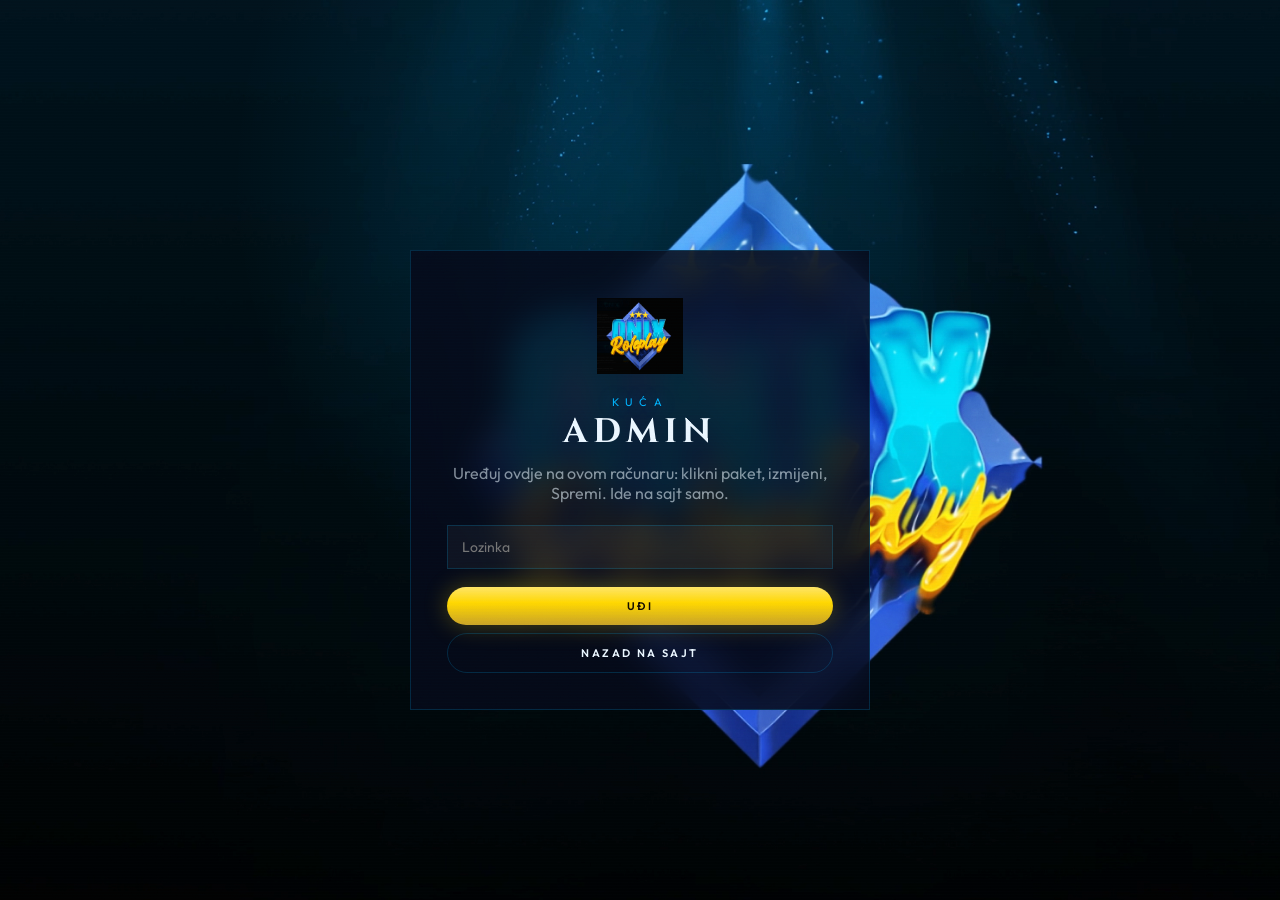
<file: admin.html>
<!doctype html>
<html lang="bs">
<head>
    <meta charset="utf-8" />
    <meta name="viewport" content="width=device-width, initial-scale=1" />
    <title>Admin — ONIX ROLEPLAY</title>
    <meta name="robots" content="noindex,nofollow" />
    <meta name="theme-color" content="#00b4ff" />
    <link rel="icon" href="assets/onix-logo.png" />
    <link rel="preconnect" href="https://fonts.googleapis.com" />
    <link rel="preconnect" href="https://fonts.gstatic.com" crossorigin />
    <link href="https://fonts.googleapis.com/css2?family=Cinzel:wght@500;700&family=Outfit:wght@300;500;600;700&display=swap" rel="stylesheet" />
    <link rel="stylesheet" href="css/onix.css?v=24" />
</head>
<body class="admin-body">
    <div class="grain"></div>
    <div class="scan"></div>

    <div class="login-wrap" id="adminLogin">
        <div class="login-card">
            <img src="assets/onix-logo.png" alt="ONIX" />
            <p class="kicker">Kuća</p>
            <h1>ADMIN</h1>
            <p class="lead">Uređuj ovdje na ovom računaru: klikni paket, izmijeni, Spremi. Ide na sajt samo.</p>
            <form id="adminForm">
                <input class="field" id="adminPass" type="password" placeholder="Lozinka" autocomplete="current-password" />
                <p class="note" id="adminErr" hidden></p>
                <button type="submit" class="btn gold" id="adminEnter">Uđi</button>
            </form>
            <a class="btn ghost" href="index.html" style="width:100%;justify-content:center;margin-top:8px">Nazad na sajt</a>
        </div>
    </div>

    <div class="admin-app" id="adminApp" hidden>
        <header class="admin-top">
            <div class="admin-brand">
                <img src="assets/onix-logo.png" alt="" />
                <div>
                    <p class="kicker">ONIX</p>
                    <b>Admin panel</b>
                </div>
            </div>
            <p class="admin-status" id="adminStatus">Spreman</p>
            <div class="admin-actions">
                <button type="button" class="btn gold" id="adminPublish">Objavi na sajt</button>
                <button type="button" class="btn ghost" id="adminOut">Odjava</button>
            </div>
        </header>

        <nav class="admin-tabs" id="adminTabs">
            <button type="button" class="on" data-tab="donacije">Donacije</button>
            <button type="button" data-tab="novosti">Novosti</button>
            <button type="button" data-tab="strimeri">Strimeri</button>
            <button type="button" data-tab="galerija">Galerija</button>
            <button type="button" data-tab="linkovi">Linkovi</button>
            <button type="button" data-tab="objava">Objava</button>
        </nav>

        <section class="admin-panel on" id="tab-donacije">
            <div class="admin-split catalog">
                <div>
                    <p class="kicker" style="margin-bottom:10px">Na sajtu sada</p>
                    <div class="admin-list" id="productList"></div>
                </div>
                <form class="admin-form" id="productForm">
                    <p class="kicker">Uređuješ paket</p>
                    <h3 id="productFormTitle">Odaberi paket</h3>
                    <input type="hidden" id="pId" />
                    <label>Naziv</label>
                    <input class="field" id="pName" placeholder="npr. Nocturne S" required />
                    <label>Šifra</label>
                    <input class="field" id="pCode" placeholder="ATELIER 01" />
                    <label>Kategorija</label>
                    <select class="field" id="pCat">
                        <option value="vozilo">Vozilo</option>
                        <option value="premium">Premium</option>
                        <option value="org">Organizacija</option>
                    </select>
                    <label>Cijena (€)</label>
                    <input class="field" id="pPrice" type="number" min="0" step="0.01" placeholder="35" />
                    <label>Opis</label>
                    <textarea class="field" id="pBlurb" rows="3" placeholder="Kratki opis paketa"></textarea>
                    <label>Slika (fajl ili link)</label>
                    <input class="field" id="pImg" placeholder="assets/... ili https://..." />
                    <input class="field" id="pFile" type="file" accept="image/*" />
                    <img class="admin-preview" id="pPreview" alt="" hidden />
                    <div class="admin-form-btns">
                        <button type="submit" class="btn gold">Spremi izmjene</button>
                        <button type="button" class="btn ghost" id="pReset">Dodaj novi</button>
                    </div>
                    <p class="note">Klikni paket lijevo. Mijenjaš cijenu, ime, sliku. Zatim Objavi na sajt.</p>
                </form>
            </div>
        </section>

        <section class="admin-panel" id="tab-novosti">
            <div class="admin-split">
                <form class="admin-form" id="newsForm">
                    <p class="kicker">Obavijest</p>
                    <h3>Nova obavijest</h3>
                    <input type="hidden" id="nIndex" value="-1" />
                    <label>Datum</label>
                    <input class="field" id="nDate" type="date" />
                    <label>Naslov</label>
                    <input class="field" id="nTitle" placeholder="Naslov" />
                    <label>Tekst</label>
                    <textarea class="field" id="nBody" rows="4" placeholder="Šta se desilo na serveru"></textarea>
                    <div class="admin-form-btns">
                        <button type="submit" class="btn gold">Spremi obavijest</button>
                        <button type="button" class="btn ghost" id="nReset">Nova</button>
                    </div>
                </form>
                <div class="admin-list" id="newsList"></div>
            </div>
        </section>

        <section class="admin-panel" id="tab-strimeri">
            <div class="admin-split">
                <form class="admin-form" id="streamForm">
                    <p class="kicker">Kreator</p>
                    <h3>Novi strimer</h3>
                    <input type="hidden" id="sIndex" value="-1" />
                    <label>Ime</label>
                    <input class="field" id="sName" placeholder="Ime na streamu" />
                    <label>Platforma</label>
                    <select class="field" id="sPlatform">
                        <option value="tiktok">TikTok</option>
                        <option value="kick">Kick</option>
                        <option value="youtube">YouTube</option>
                    </select>
                    <label>Link</label>
                    <input class="field" id="sUrl" placeholder="https://..." />
                    <label>Slika</label>
                    <input class="field" id="sImg" placeholder="assets/... ili https://..." />
                    <input class="field" id="sFile" type="file" accept="image/*" />
                    <label class="admin-check"><input type="checkbox" id="sLive" /> Live</label>
                    <div class="admin-form-btns">
                        <button type="submit" class="btn gold">Spremi strimera</button>
                        <button type="button" class="btn ghost" id="sReset">Novi</button>
                    </div>
                </form>
                <div class="admin-list" id="streamList"></div>
            </div>
        </section>

        <section class="admin-panel" id="tab-galerija">
            <div class="admin-split">
                <form class="admin-form" id="galForm">
                    <p class="kicker">Galerija</p>
                    <h3>Nova slika</h3>
                    <input type="hidden" id="gIndex" value="-1" />
                    <label>Naslov</label>
                    <input class="field" id="gCap" placeholder="npr. House" />
                    <label>Slika</label>
                    <input class="field" id="gImg" placeholder="assets/... ili https://..." />
                    <input class="field" id="gFile" type="file" accept="image/*" />
                    <img class="admin-preview" id="gPreview" alt="" hidden />
                    <div class="admin-form-btns">
                        <button type="submit" class="btn gold">Spremi sliku</button>
                        <button type="button" class="btn ghost" id="gReset">Nova</button>
                    </div>
                </form>
                <div class="admin-list" id="galList"></div>
            </div>
        </section>

        <section class="admin-panel" id="tab-linkovi">
            <form class="admin-form wide" id="linksForm">
                <p class="kicker">Sajt</p>
                <h3>Linkovi i tekstovi</h3>
                <label>Discord</label>
                <input class="field" id="lDiscord" />
                <label>TikTok</label>
                <input class="field" id="lTiktok" />
                <label>Connect / cfx.re</label>
                <input class="field" id="lConnect" />
                <label>Cfx kod</label>
                <input class="field" id="lCfx" />
                <label>PayPal email (sve uplate)</label>
                <input class="field" id="lPaypal" readonly />
                <label>Napomena uz uplatu</label>
                <textarea class="field" id="lPaypalNote" rows="3"></textarea>
                <label>Link knjige pravila</label>
                <input class="field" id="lPravila" />
                <label>Tekst ispod ONIX na početnoj</label>
                <textarea class="field" id="lLead" rows="3"></textarea>
                <label>Status kad je server online</label>
                <input class="field" id="lOnline" />
                <label>Status kad je server offline</label>
                <input class="field" id="lOffline" />
                <div class="admin-form-btns">
                    <button type="submit" class="btn gold">Spremi linkove</button>
                </div>
            </form>
        </section>

        <section class="admin-panel" id="tab-objava">
            <div class="admin-form wide">
                <p class="kicker">Objava</p>
                <h3>Kako napraviti token</h3>
                <p class="note">
                    Moraš biti ulogovan na GitHub kao <b>seid98sutovic-cloud</b>.<br><br>
                    1. Stisni <b>Napravi token</b>.<br>
                    2. Ako vidiš <b>Resource owner</b>, izaberi <b>Onix-Roleplay</b> (ne svoj nalog).<br>
                    3. Repository access → <b>Only select repositories</b> → <b>Onix-Roleplay.github.io</b>.<br>
                    4. Permissions → <b>Contents</b> → <b>Read and write</b>.<br>
                    5. Generate, kopiraj cijeli token odmah (github_pat_… ili ghp_…).<br>
                    6. Zalijepi ovdje → Spremi token → Donacije → Objavi na sajt.
                </p>
                <p class="note">Ako GitHub pita za <b>classic</b> token: ostavi kvačicu samo na <b>repo</b>, Generate, kopiraj ghp_…</p>
                <p class="admin-form-btns" style="margin:0 0 16px">
                    <a class="btn gold" href="https://github.com/settings/personal-access-tokens/new" target="_blank" rel="noreferrer">Napravi token</a>
                </p>
                <label>GitHub token</label>
                <input class="field" id="ghToken" type="password" placeholder="ghp_... zalijepi ovdje" autocomplete="off" />
                <div class="admin-form-btns">
                    <button type="button" class="btn gold" id="saveToken">Spremi token ovdje</button>
                    <button type="button" class="btn ghost" id="dlData">Preuzmi data.json</button>
                    <a class="btn ghost" href="index.html" target="_blank" rel="noreferrer">Otvori sajt</a>
                </div>
            </div>
        </section>
    </div>

    <script src="js/config.js?v=23"></script>
    <script src="js/admin.js?v=27"></script>
</body>
</html>
</file>
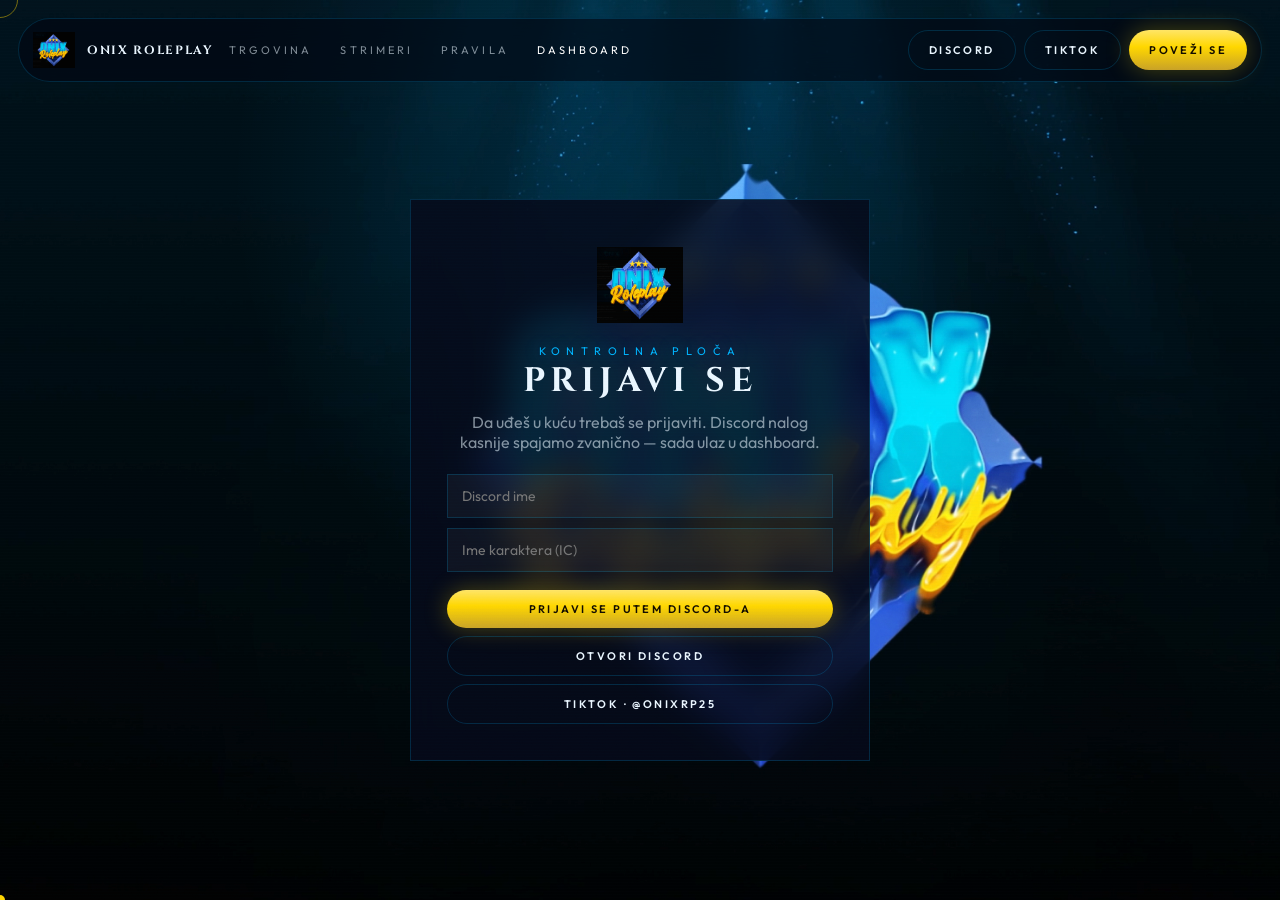
<file: dashboard.html>
<!doctype html>
<html lang="bs">
<head>
    <meta charset="utf-8" />
    <meta name="viewport" content="width=device-width, initial-scale=1" />
    <title>Dashboard — ONIX ROLEPLAY</title>
    <meta name="theme-color" content="#00b4ff" />
    <link rel="icon" href="assets/onix-logo.png" />
    <link rel="preconnect" href="https://fonts.googleapis.com" />
    <link rel="preconnect" href="https://fonts.gstatic.com" crossorigin />
    <link href="https://fonts.googleapis.com/css2?family=Cinzel:wght@500;700&family=Cormorant+Garamond:ital,wght@0,500;1,500&family=Outfit:wght@300;500;600;700&display=swap" rel="stylesheet" />
    <link rel="stylesheet" href="css/onix.css?v=22" />
</head>
<body>
    <div class="grain"></div>
    <div class="scan"></div>
    <nav class="top"></nav>

    <div class="login-wrap" id="dashLogin">
        <div class="login-card">
            <img src="assets/onix-logo.png" alt="ONIX" />
            <p class="kicker">Kontrolna ploča</p>
            <h1>PRIJAVI SE</h1>
            <p class="lead">Da uđeš u kuću trebaš se prijaviti. Discord nalog kasnije spajamo zvanično — sada ulaz u dashboard.</p>
            <input class="field" id="dashDiscord" placeholder="Discord ime" />
            <input class="field" id="dashCharacter" placeholder="Ime karaktera (IC)" />
            <button type="button" class="btn gold" id="dashEnter">Prijavi se putem Discord-a</button>
            <a class="btn ghost" data-link="discord" href="https://discord.gg/wdUntyZzt" target="_blank" rel="noreferrer" style="width:100%;justify-content:center;margin-top:8px">Otvori Discord</a>
            <a class="btn ghost" data-link="tiktok" href="https://www.tiktok.com/@onixrp25" target="_blank" rel="noreferrer" style="width:100%;justify-content:center;margin-top:8px">TikTok · @onixrp25</a>
        </div>
    </div>

    <div class="dash" id="dashApp" hidden>
        <aside class="rail">
            <button type="button" class="on" data-panel="pregled">Pregled</button>
            <button type="button" data-panel="karakter">Karakter</button>
            <button type="button" data-panel="vozila">Vozila</button>
            <button type="button" data-panel="donacije">Donacije</button>
            <button type="button" data-panel="kazne">Kazne</button>
            <button type="button" data-panel="ticket">Ticketovi</button>
            <button type="button" id="dashOut">Odjava</button>
        </aside>
        <div class="d-main">
            <section class="d-panel on" id="panel-pregled">
                <p class="kicker">Dobrodošao</p>
                <h2 id="dashHello">—</h2>
                <p class="sub">IC: <span id="dashIc">—</span> · član od <span id="dashSince">—</span></p>
                <div class="stats">
                    <div class="stat"><span>FiveM</span><b id="dashPlayers">—</b></div>
                    <div class="stat"><span>Discord članova</span><b id="dashMembers">—</b></div>
                    <div class="stat"><span>Discord online</span><b id="dashOnline">—</b></div>
                    <div class="stat"><span>Connect</span><b id="dashConnect">lera5g7</b></div>
                </div>
                <div class="box">Ovdje će stajati statistika sa servera kad spojimo nalog. Izgled je spreman.</div>
            </section>
            <section class="d-panel" id="panel-karakter">
                <h2>KARAKTER</h2>
                <p class="sub">Lik, posao, organizacija.</p>
                <div class="box">Karakter podaci dolaze sa servera. Ti ih kasnije povezuješ — ploča ostaje ista.</div>
            </section>
            <section class="d-panel" id="panel-vozila">
                <h2>VOZILA</h2>
                <p class="sub">Garaža i atelier narudžbe.</p>
                <div class="box">Kad dodaš vozila u trgovinu, ovdje igrač vidi šta je uzeo.</div>
            </section>
            <section class="d-panel" id="panel-donacije">
                <h2>DONACIJE</h2>
                <p class="sub">Premium, organizacije, paketi.</p>
                <div class="box">Donacije i pakete uređuješ u admin panelu. PayPal, slike, cijene. Dashboard pokazuje igraču trgovinu.</div>
                <a class="btn gold" href="shop.html">Otvori trgovinu</a>
            </section>
            <section class="d-panel" id="panel-kazne">
                <h2>KAZNE</h2>
                <p class="sub">Warnovi, banovi, ticket ishodi.</p>
                <div class="box">Čisto. Tako i treba. Lista kazni se veže kad staff panel bude spojen.</div>
            </section>
            <section class="d-panel" id="panel-ticket">
                <h2>TICKETOVI</h2>
                <p class="sub">Pomoć, donacije, prijave.</p>
                <div class="box">Ticketovi žive na Discordu. Ovdje dolazi pregled kad spojiš bot / webhook.</div>
            </section>
        </div>
    </div>

    <script src="js/config.js?v=22"></script>
    <script src="js/onix.js?v=24"></script>
    <script>OnixSite.boot('dash');</script>
</body>
</html>
</file>
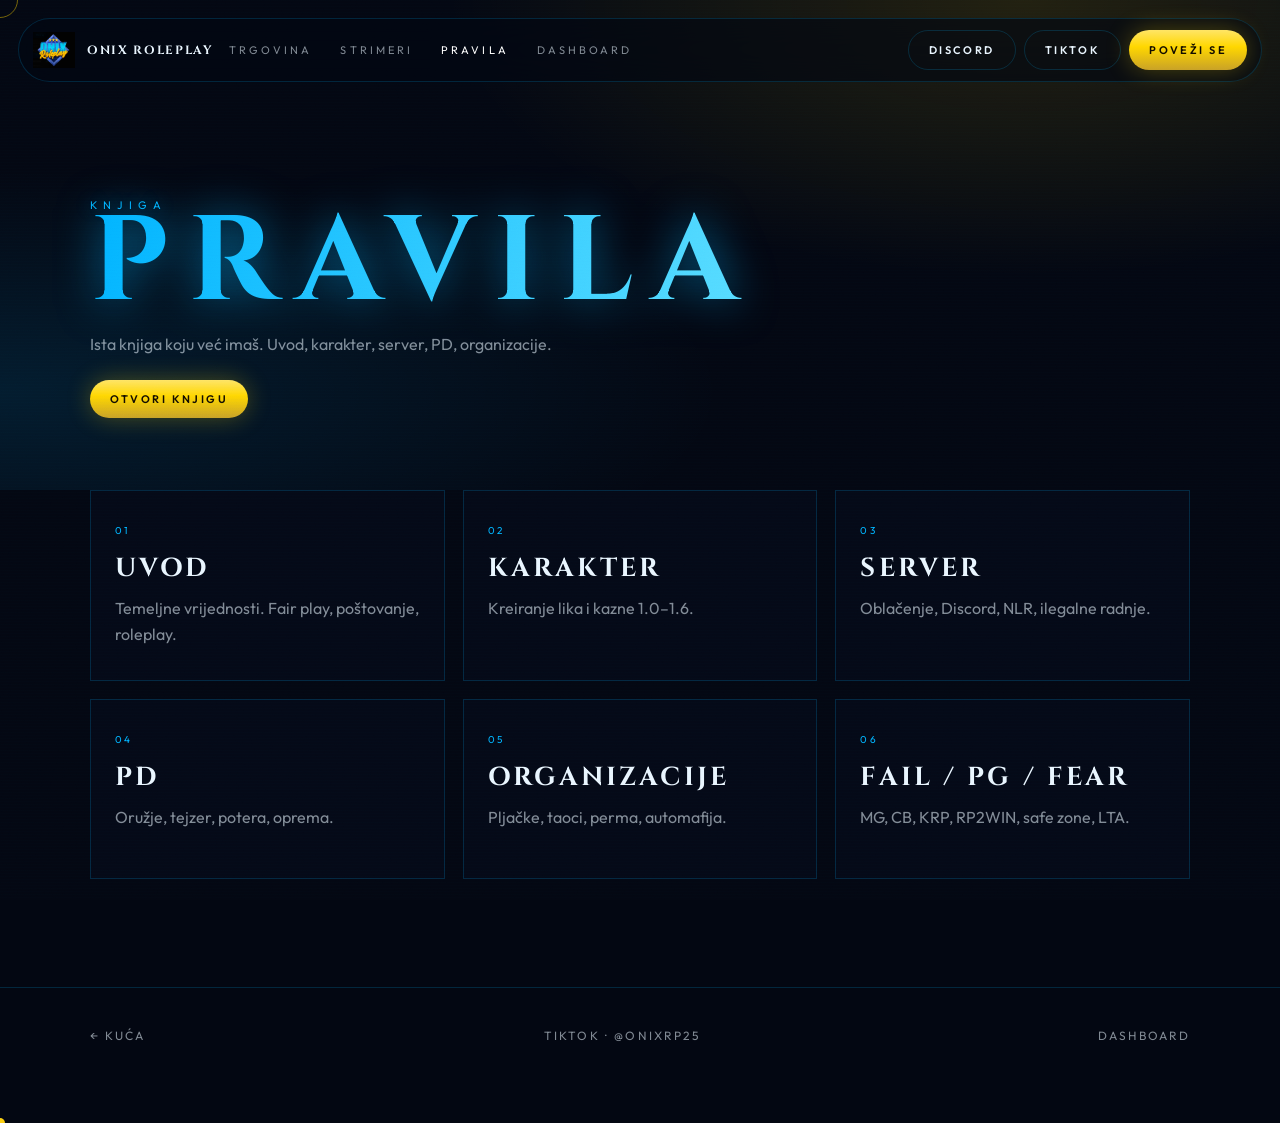
<file: pravila.html>
<!doctype html>
<html lang="bs">
<head>
    <meta charset="utf-8" />
    <meta name="viewport" content="width=device-width, initial-scale=1" />
    <title>Pravila — ONIX ROLEPLAY</title>
    <meta name="theme-color" content="#00b4ff" />
    <link rel="icon" href="assets/onix-logo.png" />
    <link rel="preconnect" href="https://fonts.googleapis.com" />
    <link rel="preconnect" href="https://fonts.gstatic.com" crossorigin />
    <link href="https://fonts.googleapis.com/css2?family=Cinzel:wght@500;700&family=Cormorant+Garamond:ital,wght@0,500;1,500&family=Outfit:wght@300;500;600;700&display=swap" rel="stylesheet" />
    <link rel="stylesheet" href="css/onix.css?v=22" />
</head>
<body>
    <div class="grain"></div>
    <div class="scan"></div>
    <nav class="top"></nav>

    <header class="shop-hero">
        <p class="kicker">Knjiga</p>
        <h1 class="shine">PRAVILA</h1>
        <p class="lead" style="max-width:560px;color:var(--mute);margin-top:16px;line-height:1.7">
            Ista knjiga koju već imaš. Uvod, karakter, server, PD, organizacije.
        </p>
        <div class="cta" style="margin-top:22px">
            <a class="btn gold" data-link="pravila" href="https://onixpravila.github.io/onix-pravila/" target="_blank" rel="noreferrer">Otvori knjigu</a>
        </div>
    </header>

    <div class="rule-grid">
        <a href="https://onixpravila.github.io/onix-pravila/#uvod" target="_blank" rel="noreferrer">
            <p class="code">01</p>
            <h4>UVOD</h4>
            <p>Temeljne vrijednosti. Fair play, poštovanje, roleplay.</p>
        </a>
        <a href="https://onixpravila.github.io/onix-pravila/#karakter" target="_blank" rel="noreferrer">
            <p class="code">02</p>
            <h4>KARAKTER</h4>
            <p>Kreiranje lika i kazne 1.0–1.6.</p>
        </a>
        <a href="https://onixpravila.github.io/onix-pravila/#server" target="_blank" rel="noreferrer">
            <p class="code">03</p>
            <h4>SERVER</h4>
            <p>Oblačenje, Discord, NLR, ilegalne radnje.</p>
        </a>
        <a href="https://onixpravila.github.io/onix-pravila/#pd" target="_blank" rel="noreferrer">
            <p class="code">04</p>
            <h4>PD</h4>
            <p>Oružje, tejzer, potera, oprema.</p>
        </a>
        <a href="https://onixpravila.github.io/onix-pravila/#org" target="_blank" rel="noreferrer">
            <p class="code">05</p>
            <h4>ORGANIZACIJE</h4>
            <p>Pljačke, taoci, perma, automafija.</p>
        </a>
        <a href="https://onixpravila.github.io/onix-pravila/" target="_blank" rel="noreferrer">
            <p class="code">06</p>
            <h4>FAIL / PG / FEAR</h4>
            <p>MG, CB, KRP, RP2WIN, safe zone, LTA.</p>
        </a>
    </div>

    <footer class="site">
        <a href="index.html">← Kuća</a>
        <a href="https://www.tiktok.com/@onixrp25" data-link="tiktok" target="_blank" rel="noreferrer">TikTok · @onixrp25</a>
        <a href="dashboard.html">Dashboard</a>
    </footer>

    <script src="js/config.js?v=22"></script>
    <script src="js/onix.js?v=24"></script>
    <script>OnixSite.boot('rules');</script>
</body>
</html>
</file>
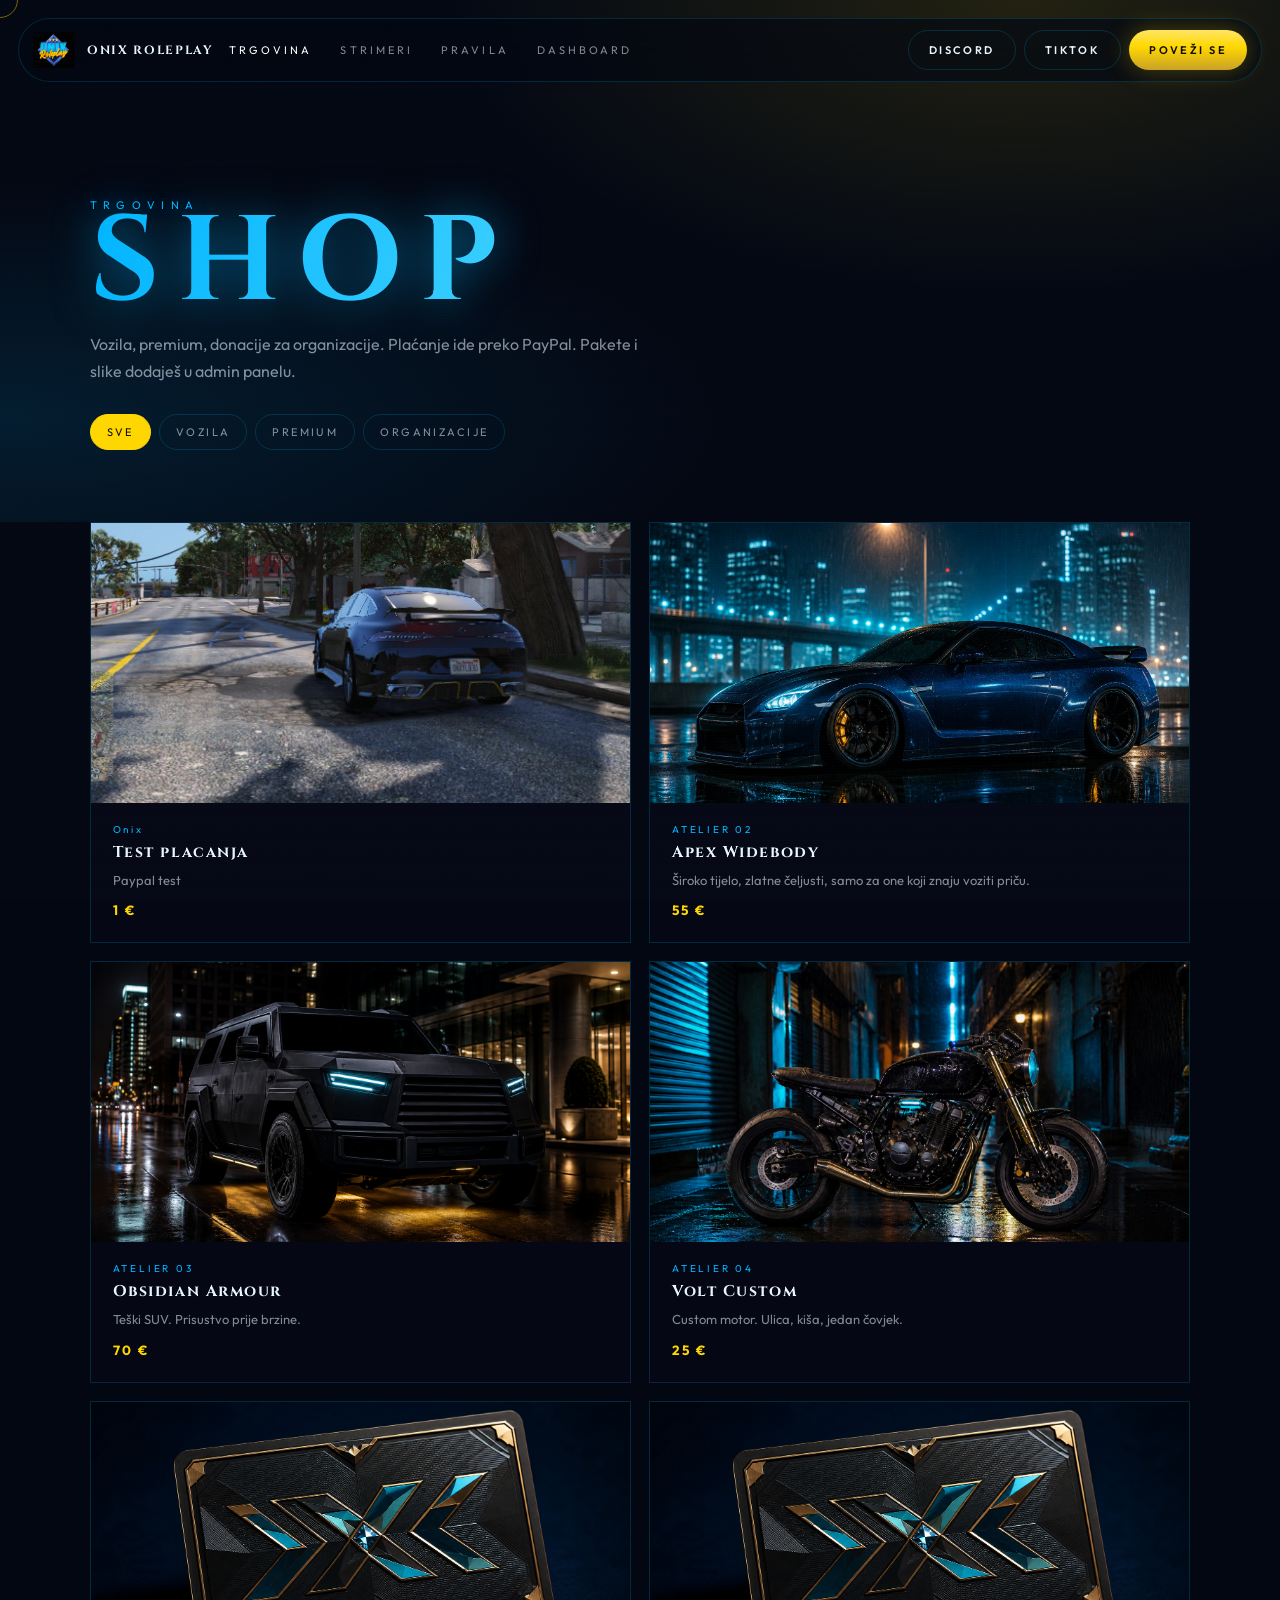
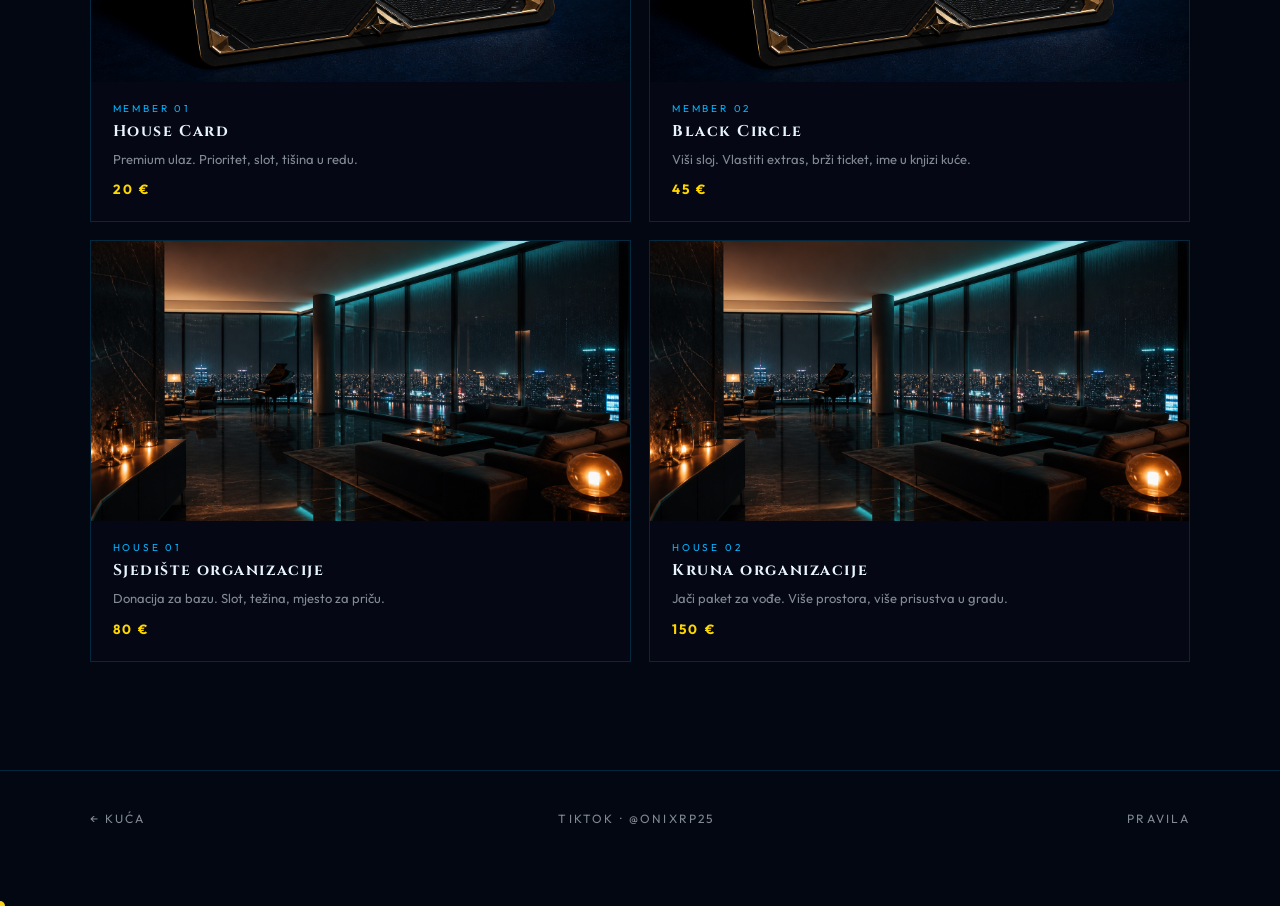
<file: shop.html>
<!doctype html>
<html lang="bs">
<head>
    <meta charset="utf-8" />
    <meta name="viewport" content="width=device-width, initial-scale=1" />
    <title>Trgovina — ONIX ROLEPLAY</title>
    <meta name="theme-color" content="#00b4ff" />
    <meta name="description" content="ONIX trgovina. Vozila, premium i donacije za organizacije." />
    <link rel="icon" href="assets/onix-logo.png" />
    <link rel="preconnect" href="https://fonts.googleapis.com" />
    <link rel="preconnect" href="https://fonts.gstatic.com" crossorigin />
    <link href="https://fonts.googleapis.com/css2?family=Cinzel:wght@500;700&family=Cormorant+Garamond:ital,wght@0,500;1,500&family=Outfit:wght@300;500;600;700&display=swap" rel="stylesheet" />
    <link rel="stylesheet" href="css/onix.css?v=22" />
</head>
<body>
    <div class="grain"></div>
    <div class="scan"></div>
    <nav class="top"></nav>

    <header class="shop-hero">
        <p class="kicker">Trgovina</p>
        <h1 class="shine">SHOP</h1>
        <p class="lead" style="max-width:560px;color:var(--mute);margin-top:16px;line-height:1.7">
            Vozila, premium, donacije za organizacije. Plaćanje ide preko PayPal. Pakete i slike dodaješ u admin panelu.
        </p>
        <div class="filters">
            <button type="button" class="chip on" data-filter="sve">Sve</button>
            <button type="button" class="chip" data-filter="vozilo">Vozila</button>
            <button type="button" class="chip" data-filter="premium">Premium</button>
            <button type="button" class="chip" data-filter="org">Organizacije</button>
        </div>
    </header>

    <div class="grid" id="grid"></div>

    <div class="modal" id="buy" role="dialog" aria-modal="true">
        <div class="sheet">
            <img id="buyImg" alt="" />
            <div class="info">
                <button type="button" class="close" id="buyClose" aria-label="Zatvori">×</button>
                <p class="code" id="buyCode"></p>
                <h3 id="buyName"></h3>
                <p id="buyBlurb"></p>
                <p class="price" id="buyPrice"></p>
                <input class="field" id="buyChar" placeholder="Ime karaktera (IC)" />
                <p class="note" id="buyNote"></p>
                <button type="button" class="btn gold" id="buyPay">Plati preko PayPal</button>
            </div>
        </div>
    </div>

    <footer class="site">
        <a href="index.html">← Kuća</a>
        <a href="https://www.tiktok.com/@onixrp25" data-link="tiktok" target="_blank" rel="noreferrer">TikTok · @onixrp25</a>
        <a href="https://onixpravila.github.io/onix-pravila/" data-link="pravila" target="_blank" rel="noreferrer">Pravila</a>
    </footer>

    <script src="js/config.js?v=22"></script>
    <script src="js/onix.js?v=28"></script>
    <script>OnixSite.boot('shop');</script>
</body>
</html>
</file>
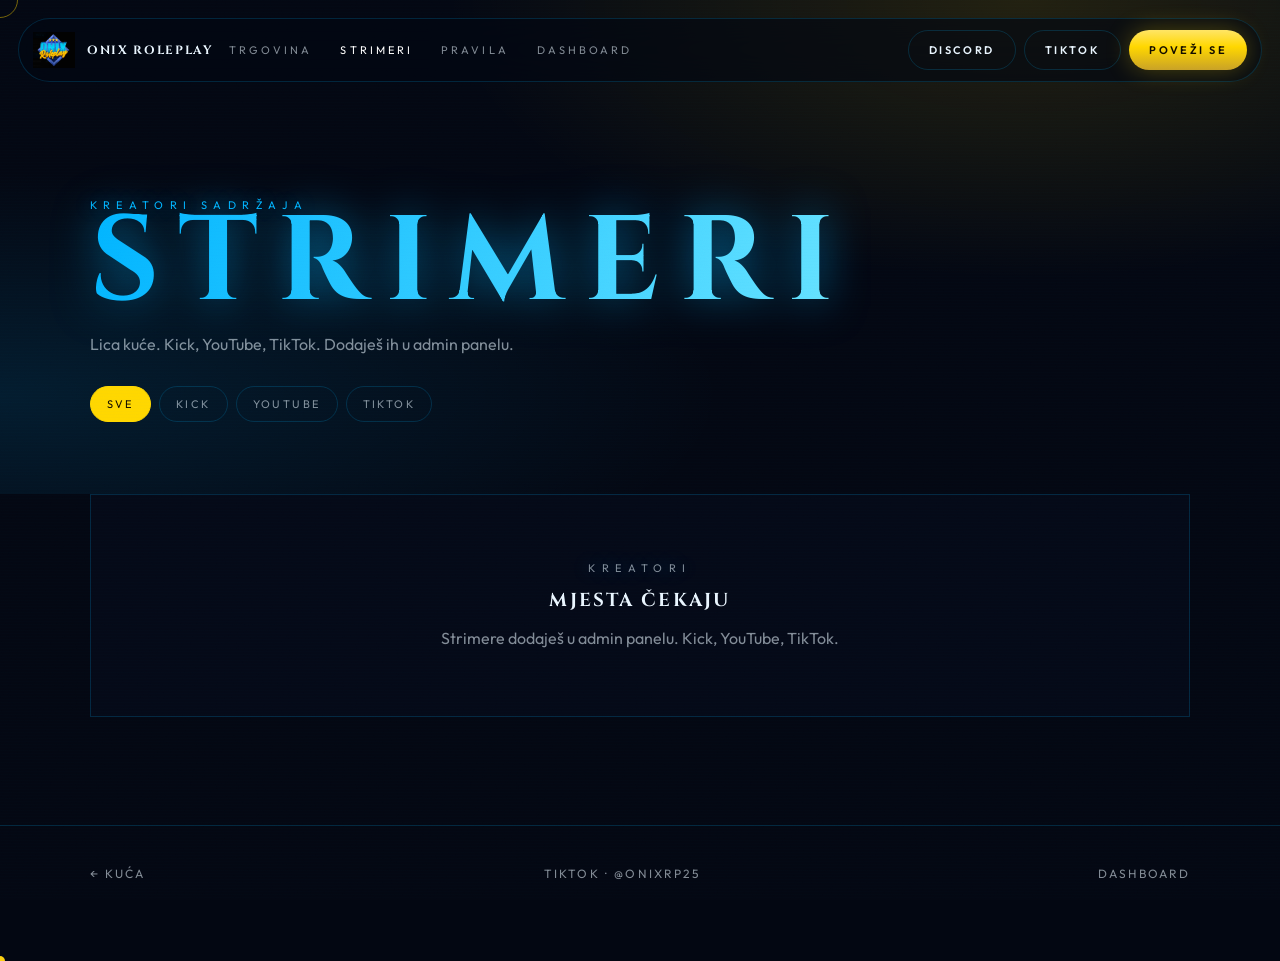
<file: streameri.html>
<!doctype html>
<html lang="bs">
<head>
    <meta charset="utf-8" />
    <meta name="viewport" content="width=device-width, initial-scale=1" />
    <title>Strimeri — ONIX ROLEPLAY</title>
    <meta name="theme-color" content="#00b4ff" />
    <link rel="icon" href="assets/onix-logo.png" />
    <link rel="preconnect" href="https://fonts.googleapis.com" />
    <link rel="preconnect" href="https://fonts.gstatic.com" crossorigin />
    <link href="https://fonts.googleapis.com/css2?family=Cinzel:wght@500;700&family=Cormorant+Garamond:ital,wght@0,500;1,500&family=Outfit:wght@300;500;600;700&display=swap" rel="stylesheet" />
    <link rel="stylesheet" href="css/onix.css?v=22" />
</head>
<body>
    <div class="grain"></div>
    <div class="scan"></div>
    <nav class="top"></nav>

    <header class="shop-hero">
        <p class="kicker">Kreatori sadržaja</p>
        <h1 class="shine">STRIMERI</h1>
        <p class="lead" style="max-width:560px;color:var(--mute);margin-top:16px;line-height:1.7">
            Lica kuće. Kick, YouTube, TikTok. Dodaješ ih u admin panelu.
        </p>
        <div class="filters">
            <button type="button" class="chip on" data-sfilter="sve">Sve</button>
            <button type="button" class="chip" data-sfilter="kick">Kick</button>
            <button type="button" class="chip" data-sfilter="youtube">YouTube</button>
            <button type="button" class="chip" data-sfilter="tiktok">TikTok</button>
        </div>
    </header>

    <div class="stream-grid" id="streamers"></div>

    <footer class="site">
        <a href="index.html">← Kuća</a>
        <a href="https://www.tiktok.com/@onixrp25" data-link="tiktok" target="_blank" rel="noreferrer">TikTok · @onixrp25</a>
        <a href="dashboard.html">Dashboard</a>
    </footer>

    <script src="js/config.js?v=22"></script>
    <script src="js/onix.js?v=24"></script>
    <script>OnixSite.boot('stream');</script>
</body>
</html>
</file>
<file: css/onix.css>
:root {
    --void: #030712;
    --navy: #050a1a;
    --cyan: #00b4ff;
    --cyan-2: #60e0ff;
    --gold: #ffd700;
    --gold-2: #ffe566;
    --paper: #eaf6ff;
    --mute: rgba(234, 246, 255, 0.55);
    --line: rgba(0, 180, 255, 0.18);
    --glass: rgba(5, 10, 26, 0.55);
    --serif: "Cinzel", serif;
    --italic: "Cormorant Garamond", serif;
    --sans: "Outfit", system-ui, sans-serif;
}

* { box-sizing: border-box; margin: 0; padding: 0; }
html, body { background: var(--void); color: var(--paper); font-family: var(--sans); }
html { scroll-behavior: smooth; }
body { min-height: 100%; overflow-x: hidden; }
a { color: inherit; text-decoration: none; }
button { font-family: inherit; cursor: pointer; }
img, video { display: block; max-width: 100%; }

body.has-cursor { cursor: none; }
body.has-cursor a, body.has-cursor button { cursor: none; }

.cursor {
    position: fixed;
    width: 10px;
    height: 10px;
    border-radius: 50%;
    background: var(--gold);
    pointer-events: none;
    z-index: 80;
    mix-blend-mode: difference;
    transform: translate(-50%, -50%);
    transition: width .2s, height .2s, background .2s;
}
.cursor.big { width: 42px; height: 42px; background: var(--cyan); opacity: .85; }
.cursor-ring {
    position: fixed;
    width: 36px;
    height: 36px;
    border: 1px solid rgba(255, 215, 0, .45);
    border-radius: 50%;
    pointer-events: none;
    z-index: 79;
    transform: translate(-50%, -50%);
}

.grain, .scan {
    position: fixed;
    inset: 0;
    pointer-events: none;
    z-index: 3;
}
.grain {
    opacity: .11;
    mix-blend-mode: overlay;
    background-image: url("data:image/svg+xml,%3Csvg xmlns='http://www.w3.org/2000/svg' width='140' height='140'%3E%3Cfilter id='n'%3E%3CfeTurbulence type='fractalNoise' baseFrequency='.85' numOctaves='4' stitchTiles='stitch'/%3E%3C/filter%3E%3Crect width='100%25' height='100%25' filter='url(%23n)' opacity='.55'/%3E%3C/svg%3E");
}
.scan {
    opacity: .05;
    background: repeating-linear-gradient(to bottom, rgba(96,224,255,.2) 0 1px, transparent 1px 3px);
}

.gate {
    position: fixed;
    inset: 0;
    z-index: 70;
    display: grid;
    place-items: center;
    background: #000;
    cursor: pointer;
    overflow: hidden;
}
.gate.hide { opacity: 0; pointer-events: none; transition: opacity .8s ease; }
.gate-video {
    position: absolute;
    inset: 0;
    width: 100%;
    height: 100%;
    object-fit: cover;
    z-index: 0;
    pointer-events: none;
    filter: brightness(.78) saturate(1.08);
}
.gate-veil {
    position: absolute;
    inset: 0;
    z-index: 1;
    pointer-events: none;
    background:
        radial-gradient(ellipse at 50% 42%, rgba(3, 7, 18, .18), rgba(3, 7, 18, .72) 70%),
        linear-gradient(to bottom, rgba(0,0,0,.28), rgba(0,0,0,.55));
}
.gate-inner {
    position: relative;
    z-index: 2;
    text-align: center;
    text-shadow: 0 8px 40px rgba(0,0,0,.65);
}
.gate .kicker { margin-bottom: 14px; }
.gate h1 {
    font-family: var(--serif);
    font-size: clamp(64px, 14vw, 148px);
    letter-spacing: .22em;
    line-height: .86;
}
.gate p {
    margin-top: 22px;
    letter-spacing: .42em;
    text-transform: uppercase;
    font-size: 12px;
    color: var(--mute);
}
.pulse {
    width: 9px;
    height: 9px;
    border-radius: 50%;
    margin: 26px auto 0;
    background: var(--gold);
    animation: beat 1.8s ease-out infinite;
}
@keyframes beat {
    0% { box-shadow: 0 0 0 0 rgba(255, 215, 0, .6); }
    70% { box-shadow: 0 0 0 18px rgba(255, 215, 0, 0); }
}

.shine {
    background-image: linear-gradient(110deg, #00b4ff 0%, #60e0ff 28%, #ffe566 46%, #ffd700 50%, #ffe566 54%, #60e0ff 72%, #00b4ff 100%);
    background-size: 240% 100%;
    -webkit-background-clip: text;
    background-clip: text;
    color: transparent;
    animation: shine 5.2s ease-in-out infinite;
    filter: drop-shadow(0 0 22px rgba(0, 180, 255, .55));
}
@keyframes shine {
    0% { background-position: 120% 0; }
    100% { background-position: -20% 0; }
}

.kicker {
    font-size: 11px;
    letter-spacing: .58em;
    text-transform: uppercase;
    color: var(--cyan);
    text-shadow: 0 0 18px rgba(0, 180, 255, .45);
}

nav.top {
    position: fixed;
    top: 18px;
    left: 18px;
    right: 18px;
    z-index: 72;
    display: grid;
    grid-template-columns: auto 1fr auto;
    align-items: center;
    gap: 16px;
    padding: 10px 14px;
    border: 1px solid var(--line);
    background: rgba(3, 7, 18, .62);
    backdrop-filter: blur(18px);
    border-radius: 999px;
}
.brand {
    display: flex;
    align-items: center;
    gap: 12px;
    justify-self: start;
}
.brand img { width: 42px; height: 42px; object-fit: contain; }
.brand b {
    font-family: var(--serif);
    letter-spacing: .14em;
    font-size: 12px;
    white-space: nowrap;
}
.links {
    display: flex;
    gap: 28px;
    font-size: 11px;
    letter-spacing: .28em;
    text-transform: uppercase;
    color: var(--mute);
}
.links a.active, .links a:hover { color: #fff; }
.links a.ext { display: none; }
.nav-right { justify-self: end; display: flex; gap: 8px; flex-shrink: 0; }
.nav-right .btn { white-space: nowrap; }

.btn {
    display: inline-flex;
    align-items: center;
    gap: 10px;
    border: 0;
    padding: 12px 20px;
    letter-spacing: .22em;
    text-transform: uppercase;
    font: 600 11px var(--sans);
    border-radius: 999px;
    transition: transform .25s, background .25s, color .25s, box-shadow .25s;
}
.btn.gold {
    background: linear-gradient(180deg, #ffe566, #ffd700 42%, #c9a227);
    color: #120c00;
    box-shadow: 0 0 24px rgba(255, 215, 0, .28);
}
.btn.ghost {
    background: transparent;
    color: var(--paper);
    border: 1px solid var(--line);
}
.btn.ghost:hover { border-color: var(--cyan); color: #fff; }
.btn.ghost.danger { border-color: rgba(255, 77, 109, .45); color: #ff8fa3; }
.btn.dash {
    background: transparent;
    color: var(--gold);
    border: 1px solid rgba(255, 215, 0, .55);
    border-radius: 10px;
}
.btn.dash.on, .btn.dash:hover {
    background: rgba(255, 215, 0, .12);
}
.burger {
    display: none;
    background: none;
    border: 0;
    color: #fff;
    font-size: 22px;
    padding: 8px 12px;
}

.news, .vids {
    display: grid;
    grid-template-columns: repeat(2, 1fr);
    gap: 18px;
}
.news article, .empty-card {
    border: 1px solid var(--line);
    background: rgba(5, 10, 26, .72);
    padding: 28px;
}
.news .code, .empty-card .code { color: var(--cyan); letter-spacing: .28em; font-size: 10px; }
.news h4, .empty-card h4, .empty-card h3 {
    font-family: var(--serif);
    letter-spacing: .12em;
    margin: 10px 0 12px;
}
.empty-card.wide { grid-column: 1 / -1; text-align: center; padding: 64px 24px; }
.empty-card p, .news p { color: var(--mute); line-height: 1.7; }

.gallery {
    display: grid;
    grid-template-columns: repeat(4, 1fr);
    gap: 10px;
}
.gallery figure { margin: 0; border: 1px solid var(--line); overflow: hidden; }
.gallery img { width: 100%; height: 180px; object-fit: cover; }
.gallery figcaption {
    padding: 10px 12px;
    font-size: 10px;
    letter-spacing: .28em;
    text-transform: uppercase;
    color: var(--mute);
}
.vids article { border: 1px solid var(--line); background: #000; }
.vids video { width: 100%; height: 260px; object-fit: cover; }
.vids h4 { padding: 14px 16px; font-family: var(--serif); letter-spacing: .12em; }

.stream-grid {
    display: grid;
    grid-template-columns: repeat(3, 1fr);
    gap: 18px;
    padding: 0 7vw 12vh;
}
.streamer {
    display: block;
    border: 1px solid var(--line);
    background: #050814;
    overflow: hidden;
}
.streamer img, .streamer .ph { width: 100%; height: 220px; object-fit: cover; background: linear-gradient(160deg, #0a1a33, #050a16); }
.streamer div { padding: 16px 18px 20px; }
.streamer h4 { font-family: var(--serif); letter-spacing: .1em; }

.rule-grid {
    display: grid;
    grid-template-columns: repeat(3, 1fr);
    gap: 18px;
    padding: 0 7vw 12vh;
}
.rule-grid a {
    border: 1px solid var(--line);
    padding: 32px 24px;
    background: rgba(5, 10, 26, .7);
    min-height: 180px;
}
.rule-grid .code { color: var(--cyan); letter-spacing: .28em; font-size: 10px; }
.rule-grid h4 { font-family: var(--serif); font-size: 26px; letter-spacing: .12em; margin: 12px 0 10px; }
.rule-grid p { color: var(--mute); line-height: 1.6; }

.login-wrap {
    min-height: 100svh;
    display: grid;
    place-items: center;
    padding: 120px 20px 60px;
    background:
        radial-gradient(ellipse at 50% 20%, rgba(0,180,255,.16), transparent 45%),
        url("../assets/poster.png") center/cover;
}
.login-card {
    width: min(460px, 100%);
    text-align: center;
    padding: 42px 36px 36px;
    border: 1px solid var(--line);
    background: rgba(5, 10, 26, .86);
    backdrop-filter: blur(16px);
}
.login-card img { width: 86px; height: 86px; object-fit: contain; margin: 0 auto 16px; }
.login-card h1 { font-family: var(--serif); letter-spacing: .16em; font-size: 34px; margin-bottom: 8px; }
.login-card .lead { color: var(--mute); margin-bottom: 22px; }
.login-card .btn { width: 100%; justify-content: center; margin-top: 8px; }
#adminErr {
    color: #ff8fa3;
    min-height: 1.2em;
    margin: 0 0 8px;
}

.dash {
    display: none;
    min-height: 100svh;
    padding: 110px 24px 40px;
    grid-template-columns: 240px 1fr;
    gap: 22px;
    max-width: 1280px;
    margin: 0 auto;
}
.dash.show, #dashApp:not([hidden]) { display: grid; }
#dashLogin[hidden], #dashApp[hidden], #adminLogin[hidden], #adminApp[hidden] { display: none !important; }

.rail {
    border: 1px solid var(--line);
    background: rgba(5, 10, 26, .72);
    padding: 22px 14px;
    height: fit-content;
    position: sticky;
    top: 100px;
}
.rail button {
    display: block;
    width: 100%;
    text-align: left;
    background: none;
    border: 0;
    color: var(--mute);
    padding: 12px 12px;
    letter-spacing: .16em;
    text-transform: uppercase;
    font-size: 11px;
}
.rail button.on, .rail button:hover { color: #fff; background: rgba(0,180,255,.12); }

.d-main h2 {
    font-family: var(--serif);
    letter-spacing: .14em;
    font-size: 40px;
    margin-bottom: 6px;
}
.d-main .sub { color: var(--mute); margin-bottom: 28px; }
.stats {
    display: grid;
    grid-template-columns: repeat(4, 1fr);
    gap: 12px;
    margin-bottom: 22px;
}
.stat {
    border: 1px solid var(--line);
    padding: 18px;
    background: rgba(5, 10, 26, .65);
}
.stat b { display: block; font-family: var(--serif); font-size: 22px; color: var(--gold); margin-top: 8px; }
.d-panel { display: none; }
.d-panel.on { display: block; }
.d-panel .box {
    border: 1px solid var(--line);
    padding: 24px;
    background: rgba(5, 10, 26, .65);
    color: var(--mute);
    line-height: 1.7;
    margin-bottom: 12px;
}

.hero {
    position: relative;
    min-height: 100svh;
    display: grid;
    grid-template-columns: 1.15fr .85fr;
    overflow: hidden;
}
.hero video, .hero .poster {
    position: absolute;
    inset: 0;
    width: 100%;
    height: 100%;
    object-fit: cover;
    filter: brightness(.55) saturate(.95) contrast(1.1);
}
.hero .veil {
    position: absolute;
    inset: 0;
    background:
        linear-gradient(90deg, rgba(3,7,18,.72) 0%, rgba(3,7,18,.18) 52%, rgba(3,7,18,.42) 100%),
        radial-gradient(ellipse at 30% 80%, rgba(0,180,255,.16), transparent 42%),
        linear-gradient(180deg, rgba(0,0,0,.28), transparent 22%, transparent 70%, rgba(3,7,18,.88));
}
.hero-copy {
    position: relative;
    z-index: 2;
    padding: 22vh 7vw 10vh;
    max-width: 920px;
}
.hero-copy h1 {
    font-family: var(--serif);
    font-size: clamp(72px, 13vw, 168px);
    letter-spacing: .16em;
    line-height: .82;
    margin: 8px 0 6px;
}
.hero-copy h2 {
    font-family: var(--italic);
    font-style: italic;
    font-weight: 500;
    font-size: clamp(28px, 4vw, 48px);
    color: var(--gold);
    letter-spacing: .08em;
    margin-bottom: 22px;
}
.hero-copy .lead {
    max-width: 520px;
    color: var(--mute);
    line-height: 1.7;
    font-size: 16px;
    margin-bottom: 28px;
}
.cta { display: flex; flex-wrap: wrap; gap: 12px; align-items: center; }
.status {
    display: inline-flex;
    align-items: center;
    gap: 8px;
    margin-top: 22px;
    font-size: 11px;
    letter-spacing: .28em;
    text-transform: uppercase;
    color: var(--mute);
}
.dot {
    width: 8px;
    height: 8px;
    border-radius: 50%;
    background: #3dff8a;
    box-shadow: 0 0 12px #3dff8a;
}
.status.off .dot {
    background: #ff4d6d;
    box-shadow: 0 0 12px #ff4d6d;
}
.hero-side {
    position: relative;
    z-index: 2;
    display: flex;
    flex-direction: column;
    justify-content: space-between;
    padding: 22vh 6vw 12vh 0;
    align-items: flex-end;
}
.vert {
    writing-mode: vertical-rl;
    letter-spacing: .48em;
    text-transform: uppercase;
    font-size: 11px;
    color: var(--mute);
}
.clock {
    font-family: var(--serif);
    font-size: 42px;
    letter-spacing: .12em;
    color: var(--cyan-2);
    text-shadow: 0 0 24px rgba(0,180,255,.4);
}
.clock small {
    display: block;
    font-family: var(--sans);
    font-size: 10px;
    letter-spacing: .4em;
    color: var(--gold);
    margin-top: 6px;
}
.scroll-hint {
    position: absolute;
    bottom: 28px;
    left: 7vw;
    z-index: 3;
    font-size: 10px;
    letter-spacing: .4em;
    text-transform: uppercase;
    color: var(--mute);
}

.livebar {
    display: flex;
    flex-wrap: wrap;
    gap: 10px 28px;
    justify-content: space-between;
    padding: 14px 7vw;
    border-top: 1px solid var(--line);
    border-bottom: 1px solid var(--line);
    background: rgba(0, 180, 255, .06);
    font-size: 12px;
    letter-spacing: .22em;
    text-transform: uppercase;
    color: var(--mute);
}
.livebar [data-live], .live-stat, .livebar a {
    color: var(--cyan-2);
    letter-spacing: .16em;
    text-transform: uppercase;
    font-size: 12px;
}
.live-stack { display: grid; gap: 8px; text-align: right; }

.marquee {
    overflow: hidden;
    border-top: 1px solid var(--line);
    border-bottom: 1px solid var(--line);
    background: #050a16;
    padding: 16px 0;
}
.marquee-track {
    display: flex;
    gap: 48px;
    width: max-content;
    animation: run 28s linear infinite;
    font-family: var(--serif);
    letter-spacing: .28em;
    text-transform: uppercase;
    font-size: 13px;
    color: var(--gold);
}
@keyframes run { to { transform: translateX(-50%); } }

section { position: relative; padding: 12vh 7vw; }
.sec-head {
    display: flex;
    justify-content: space-between;
    align-items: end;
    gap: 24px;
    margin-bottom: 48px;
}
.sec-head h3 {
    font-family: var(--serif);
    font-size: clamp(32px, 5vw, 64px);
    letter-spacing: .14em;
    line-height: .95;
}
.sec-head p { max-width: 380px; color: var(--mute); line-height: 1.65; }

.world {
    display: grid;
    grid-template-columns: repeat(3, 1fr);
    gap: 2px;
    background: var(--line);
    border: 1px solid var(--line);
}
.world article {
    background: var(--navy);
    padding: 42px 32px 48px;
    min-height: 340px;
}
.world .rom {
    color: var(--gold);
    letter-spacing: .4em;
    font-size: 11px;
    display: block;
    margin-bottom: 18px;
}
.world h4 {
    font-family: var(--serif);
    font-size: 28px;
    letter-spacing: .16em;
    margin-bottom: 16px;
}
.world p { color: var(--mute); line-height: 1.75; font-size: 15px; }

.reel-wrap { margin: 0 -7vw; }
.reel {
    display: flex;
    gap: 18px;
    overflow-x: auto;
    padding: 8px 7vw 28px;
    scroll-snap-type: x mandatory;
    scrollbar-width: none;
}
.reel::-webkit-scrollbar { display: none; }
.card {
    flex: 0 0 min(72vw, 520px);
    scroll-snap-align: start;
    position: relative;
    min-height: 360px;
    overflow: hidden;
    border: 1px solid var(--line);
    background: #000;
    isolation: isolate;
}
.card img {
    width: 100%;
    height: 360px;
    object-fit: cover;
    filter: saturate(1.05) contrast(1.08);
    transition: transform 1.2s ease;
}
.card:hover img { transform: scale(1.06); }
.card .meta {
    position: absolute;
    inset: auto 0 0 0;
    padding: 22px;
    background: linear-gradient(transparent, rgba(3,7,18,.92));
}
.card .code { color: var(--cyan); letter-spacing: .32em; font-size: 10px; }
.card h4 { font-family: var(--serif); letter-spacing: .12em; font-size: 26px; margin: 6px 0; }
.card .price { color: var(--gold); letter-spacing: .18em; font-size: 13px; }

.orgs {
    display: grid;
    grid-template-columns: 1.2fr .8fr;
    gap: 18px;
}
.org-hero {
    position: relative;
    min-height: 460px;
    overflow: hidden;
    border: 1px solid var(--line);
}
.org-hero img { width: 100%; height: 100%; object-fit: cover; min-height: 460px; filter: brightness(.55); }
.org-hero .txt {
    position: absolute;
    inset: auto 0 0 0;
    padding: 36px;
    background: linear-gradient(transparent, rgba(3,7,18,.9));
}
.org-hero h4 { font-family: var(--serif); font-size: 36px; letter-spacing: .14em; }
.org-list { display: grid; gap: 18px; }
.org-list a, .org-list .pack {
    border: 1px solid var(--line);
    padding: 28px;
    background: rgba(5,10,26,.7);
    display: block;
}
.org-list .code { color: var(--cyan); font-size: 10px; letter-spacing: .32em; }
.org-list h4 { font-family: var(--serif); margin: 8px 0; letter-spacing: .12em; }
.org-list .price { color: var(--gold); }

.steps {
    display: grid;
    grid-template-columns: repeat(4, 1fr);
    gap: 18px;
}
.steps article {
    border-top: 1px solid var(--gold);
    padding-top: 22px;
}
.steps b {
    font-family: var(--serif);
    font-size: 28px;
    color: var(--cyan-2);
    display: block;
    margin-bottom: 12px;
}
.steps h4 { letter-spacing: .16em; text-transform: uppercase; font-size: 13px; margin-bottom: 10px; }
.steps p { color: var(--mute); line-height: 1.65; font-size: 14px; }

.book {
    margin: 0 7vw 12vh;
    min-height: 42vh;
    border: 1px solid var(--line);
    display: grid;
    place-items: center;
    text-align: center;
    padding: 80px 24px;
    background:
        radial-gradient(ellipse at 50% 0%, rgba(0,180,255,.18), transparent 50%),
        linear-gradient(180deg, rgba(5,10,26,.4), rgba(5,10,26,.9)),
        url("../assets/poster.png") center/cover;
}
.book h3 { font-family: var(--serif); font-size: clamp(36px, 6vw, 72px); letter-spacing: .18em; margin: 12px 0 18px; }

footer.site {
    padding: 40px 7vw 80px;
    display: flex;
    justify-content: space-between;
    gap: 24px;
    border-top: 1px solid var(--line);
    color: var(--mute);
    font-size: 12px;
    letter-spacing: .18em;
    text-transform: uppercase;
}

.soundwrap {
    position: fixed;
    right: 22px;
    bottom: 22px;
    z-index: 45;
}
.yt-bgm {
    position: absolute;
    right: 0;
    bottom: 0;
    width: 200px;
    height: 200px;
    opacity: 0;
    pointer-events: none;
    overflow: hidden;
}
.soundwrap button {
    background: rgba(3,7,18,.7);
    border: 1px solid var(--line);
    color: var(--gold);
    padding: 10px 14px;
    letter-spacing: .18em;
    text-transform: uppercase;
    font-size: 10px;
}

/* SHOP */
.shop-hero {
    padding: 22vh 7vw 8vh;
    background:
        radial-gradient(ellipse at 80% 0%, rgba(255,215,0,.12), transparent 40%),
        radial-gradient(ellipse at 0% 80%, rgba(0,180,255,.12), transparent 40%);
}
.shop-hero h1 {
    font-family: var(--serif);
    font-size: clamp(56px, 10vw, 120px);
    letter-spacing: .16em;
    line-height: .86;
}
.filters { display: flex; flex-wrap: wrap; gap: 8px; margin-top: 28px; }
.chip {
    border: 1px solid var(--line);
    background: transparent;
    color: var(--mute);
    padding: 10px 16px;
    letter-spacing: .22em;
    text-transform: uppercase;
    font-size: 11px;
    border-radius: 999px;
}
.chip.on, .chip:hover { color: #120c00; background: var(--gold); border-color: var(--gold); }

.grid {
    display: grid;
    grid-template-columns: repeat(2, 1fr);
    gap: 18px;
    padding: 0 7vw 12vh;
}
.product {
    border: 1px solid var(--line);
    background: #050814;
    overflow: hidden;
    text-align: left;
    color: inherit;
    width: 100%;
}
.product img { width: 100%; height: 280px; object-fit: cover; }
.product .pad { padding: 20px 22px 24px; }
.product .code { color: var(--cyan); letter-spacing: .28em; font-size: 10px; }
.product h3 { font-family: var(--serif); letter-spacing: .1em; margin: 6px 0 8px; }
.product .row { display: block; }
.product .row span { display: block; color: var(--mute); font-size: 13px; line-height: 1.5; margin-bottom: 12px; font-weight: 400; }
.product .row b { color: var(--gold); letter-spacing: .16em; }

.modal {
    position: fixed;
    inset: 0;
    z-index: 60;
    display: none;
    place-items: center;
    background: rgba(0,0,0,.72);
    padding: 24px;
}
.modal.open { display: grid; }
.sheet {
    width: min(920px, 100%);
    display: grid;
    grid-template-columns: 1.1fr .9fr;
    background: #050a16;
    border: 1px solid var(--line);
    overflow: hidden;
}
.sheet img { width: 100%; height: 100%; object-fit: cover; min-height: 360px; }
.sheet .info { padding: 36px 32px; }
.sheet .code { color: var(--cyan); letter-spacing: .28em; font-size: 10px; }
.sheet h3 { font-family: var(--serif); font-size: 36px; letter-spacing: .1em; margin: 8px 0 12px; }
.sheet p { color: var(--mute); line-height: 1.7; margin-bottom: 18px; }
.sheet .price { font-size: 22px; color: var(--gold); letter-spacing: .16em; margin-bottom: 22px; }
.field {
    width: 100%;
    margin: 0 0 10px;
    padding: 12px 14px;
    background: rgba(255,255,255,.04);
    border: 1px solid var(--line);
    color: #fff;
    font: 14px var(--sans);
}
select.field option { color: #111; background: #fff; }
.btn:disabled { opacity: .45; pointer-events: none; }
}
.note { font-size: 12px; color: var(--mute); margin: 12px 0 18px; line-height: 1.6; }
.close {
    float: right;
    background: none;
    border: 0;
    color: #fff;
    font-size: 22px;
}

.toast {
    position: fixed;
    bottom: 28px;
    left: 50%;
    transform: translateX(-50%) translateY(20px);
    background: #0b1224;
    border: 1px solid var(--gold);
    color: var(--gold);
    padding: 12px 18px;
    letter-spacing: .14em;
    text-transform: uppercase;
    font-size: 11px;
    z-index: 85;
    opacity: 0;
    pointer-events: none;
    transition: .35s;
}
.toast.show { opacity: 1; transform: translateX(-50%) translateY(0); }

@media (max-width: 900px) {
    body.has-cursor { cursor: auto; }
    .cursor, .cursor-ring { display: none; }
    nav.top {
        grid-template-columns: 1fr auto auto;
        border-radius: 18px;
        top: 10px;
        left: 10px;
        right: 10px;
    }
    .burger { display: block; }
    .links {
        display: none;
        position: absolute;
        top: 64px;
        left: 0;
        right: 0;
        flex-direction: column;
        gap: 0;
        background: rgba(5, 10, 26, .96);
        border: 1px solid var(--line);
        padding: 12px;
    }
    .links.open { display: flex; }
    .links a { padding: 12px; }
    .links a.ext { display: block; }
    .hero, .orgs, .steps, .grid, .sheet, .news, .gallery, .vids, .stream-grid, .rule-grid, .dash, .stats {
        grid-template-columns: 1fr;
    }
    .hero-side { display: none; }
    .hero-copy { padding-top: 18vh; }
    .world { grid-template-columns: 1fr; }
    .card { flex-basis: 84vw; }
    .product img, .sheet img { height: 220px; min-height: 220px; }
    .nav-right .btn.ghost { display: none; }
    .brand b { font-size: 10px; letter-spacing: .08em; }
}

.admin-body { min-height: 100svh; }
.admin-app {
    max-width: 1280px;
    margin: 0 auto;
    padding: 28px 20px 80px;
}
.admin-app[hidden] { display: none !important; }
.admin-top {
    display: grid;
    grid-template-columns: auto 1fr auto;
    gap: 16px;
    align-items: center;
    padding: 16px 18px;
    border: 1px solid var(--line);
    background: rgba(5, 10, 26, .72);
    margin-bottom: 18px;
}
.admin-brand { display: flex; align-items: center; gap: 12px; }
.admin-brand img { width: 42px; height: 42px; object-fit: contain; }
.admin-brand b { font-family: var(--serif); letter-spacing: .18em; }
.admin-status {
    color: var(--cyan-2);
    letter-spacing: .18em;
    text-transform: uppercase;
    font-size: 11px;
    text-align: center;
}
.admin-actions { display: flex; gap: 8px; flex-wrap: wrap; justify-content: end; }
.admin-tabs {
    display: flex;
    flex-wrap: wrap;
    gap: 8px;
    margin-bottom: 18px;
}
.admin-tabs button {
    background: transparent;
    border: 1px solid var(--line);
    color: var(--mute);
    padding: 10px 16px;
    letter-spacing: .18em;
    text-transform: uppercase;
    font: 600 11px var(--sans);
    border-radius: 999px;
}
.admin-tabs button.on, .admin-tabs button:hover {
    color: #120c00;
    background: var(--gold);
    border-color: var(--gold);
}
.admin-panel { display: none; }
.admin-panel.on { display: block; }
.admin-split {
    display: grid;
    grid-template-columns: minmax(280px, 380px) 1fr;
    gap: 18px;
    align-items: start;
}
.admin-split.catalog {
    grid-template-columns: 1fr minmax(280px, 400px);
}
.admin-item { cursor: pointer; }
.admin-item.on {
    border-color: var(--gold);
    background: rgba(255, 215, 0, .08);
}
.admin-form {
    border: 1px solid var(--line);
    background: rgba(5, 10, 26, .72);
    padding: 24px;
}
.admin-form.wide { max-width: 720px; }
.admin-form h3 {
    font-family: var(--serif);
    letter-spacing: .12em;
    margin: 8px 0 18px;
}
.admin-form label {
    display: block;
    font-size: 11px;
    letter-spacing: .18em;
    text-transform: uppercase;
    color: var(--mute);
    margin: 12px 0 6px;
}
.admin-form textarea.field { min-height: 90px; resize: vertical; }
.admin-form-btns { display: flex; flex-wrap: wrap; gap: 8px; margin-top: 16px; }
.admin-check { display: flex; align-items: center; gap: 8px; color: var(--paper); text-transform: none; letter-spacing: 0; font-size: 14px; }
.admin-preview {
    width: 100%;
    height: 180px;
    object-fit: cover;
    border: 1px solid var(--line);
    margin: 10px 0;
}
.admin-list { display: grid; gap: 10px; }
.admin-item {
    display: grid;
    grid-template-columns: 88px 1fr auto;
    gap: 14px;
    align-items: center;
    border: 1px solid var(--line);
    background: rgba(5, 10, 26, .72);
    padding: 12px;
}
.admin-item img { width: 88px; height: 64px; object-fit: cover; }
.admin-item h4 { font-family: var(--serif); letter-spacing: .08em; margin: 4px 0; }
.admin-item p { color: var(--mute); font-size: 13px; }
.admin-item-btns { display: flex; flex-direction: column; gap: 6px; }
.price-line {
    display: flex;
    align-items: center;
    gap: 8px;
    margin-top: 8px;
    color: var(--gold);
    text-transform: none;
    letter-spacing: 0;
    font-size: 13px;
}
.price-edit {
    width: 110px;
    margin: 0;
    padding: 8px 10px;
}

@media (max-width: 900px) {
    .admin-split, .admin-top { grid-template-columns: 1fr; }
    .admin-item { grid-template-columns: 72px 1fr; }
    .admin-item-btns { grid-column: 1 / -1; flex-direction: row; }
}
</file>
